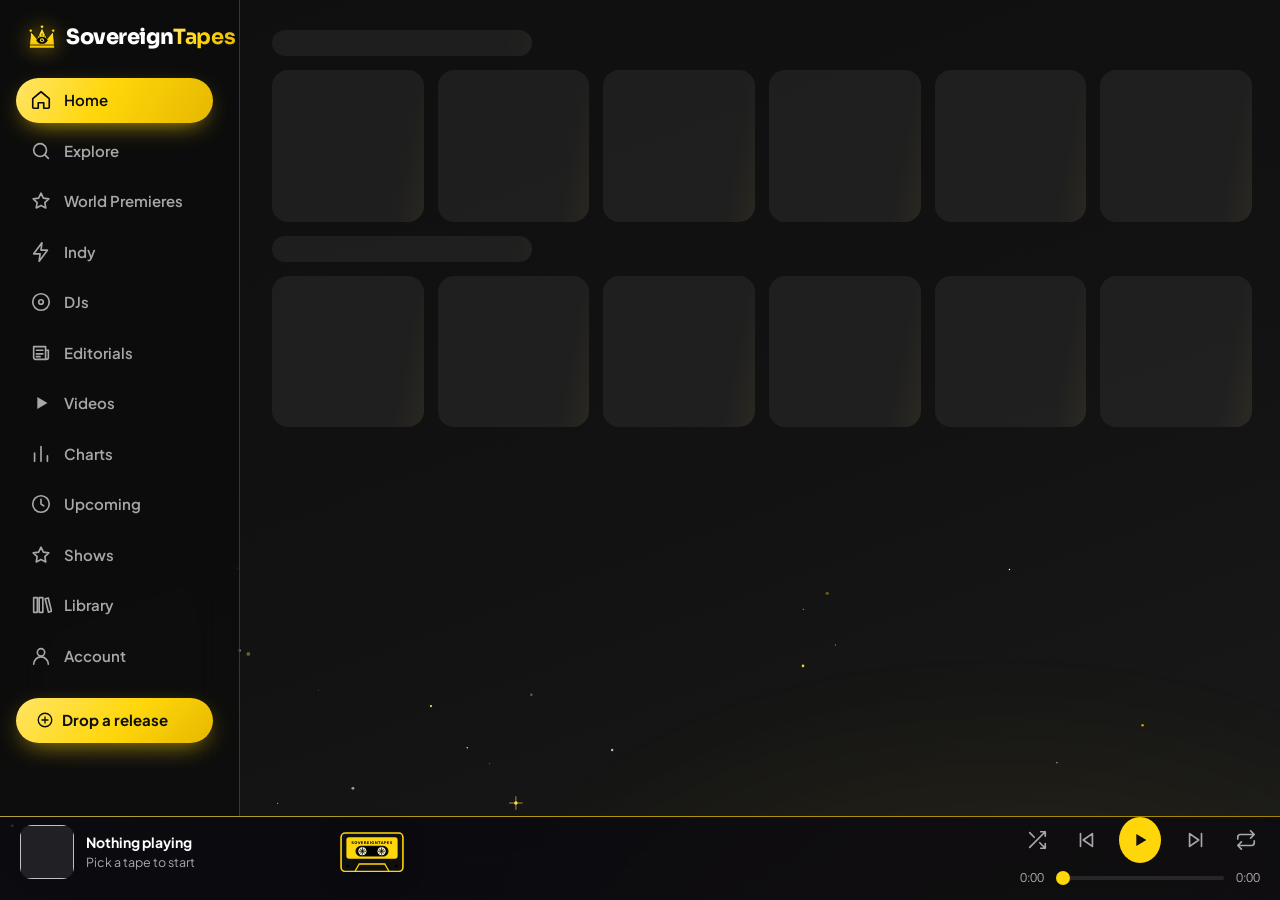
<file: index.html>
<!doctype html>
<html lang="en">
<head>
<meta charset="utf-8">
<meta name="viewport" content="width=device-width,initial-scale=1,viewport-fit=cover">
<link rel="icon" type="image/svg+xml" href="favicon.svg">
<meta name="theme-color" content="#0f0f0f">
<title>SovereignTapes</title>
<link rel="stylesheet" href="https://fonts.googleapis.com/css2?family=Plus+Jakarta+Sans:wght@400;500;600;700;800&family=Sora:wght@600;700;800&display=swap">
<style>
/* Layout: desktop = sidebar + content + docked player bar; phone = content + mini player + floating pill tab bar; full-screen Now Playing on both. Single dark look by choice. */
:root{--bg:#0a0a0b;--panel:#151517;--panel2:#1e1e21;--line:#2a2a2f;--text:#f6f6f2;--mute:#8e8e95;--acc:#c9f73a;--ink:#101300;--card:#f4f4f0;
 --font:'Plus Jakarta Sans',system-ui,'Segoe UI',sans-serif;--r:20px;--side:240px;--bar:84px;color-scheme:dark}
*{box-sizing:border-box}body{margin:0}img{max-width:100%}[hidden]{display:none!important}html{-webkit-text-size-adjust:100%}
body{background:var(--bg);color:var(--text);font:15px/1.5 var(--font);-webkit-font-smoothing:antialiased}
body::before{content:"";position:fixed;inset:0 0 auto;height:env(safe-area-inset-top,0px);z-index:40;background:var(--bg)}
a{color:inherit;text-decoration:none}button,input,select,textarea{font:inherit;color:inherit}button{cursor:pointer}
:focus-visible{outline:2px solid var(--acc);outline-offset:2px}
.i{width:22px;height:22px;flex:none;stroke:currentColor;stroke-width:1.8;stroke-linecap:round;stroke-linejoin:round;fill:none}.i.f{fill:currentColor;stroke:none}
/* sidebar (desktop) */
#side{position:fixed;top:0;left:0;bottom:var(--bar);width:var(--side);padding:calc(22px + env(safe-area-inset-top,0px)) 16px 16px max(16px,env(safe-area-inset-left,0px));border-right:1px solid var(--line);display:flex;flex-direction:column;gap:6px;background:var(--bg);z-index:20}
.logo{font-weight:800;font-size:21px;letter-spacing:-.02em;padding:0 10px 18px;display:flex;align-items:center;gap:8px}.logo b{color:var(--acc)}
.logo .mark{width:32px;height:32px;flex:none;filter:drop-shadow(0 0 10px rgba(255,214,10,.45));transition:transform .35s var(--spring,ease)}.logo:hover .mark{transform:scale(1.08) rotate(-4deg)}
.navl{display:flex;align-items:center;gap:12px;padding:11px 14px;border-radius:999px;color:var(--mute);font-weight:600}.navl:hover{color:var(--text);background:var(--panel)}.navl.on{background:var(--acc);color:var(--ink)}
#side .drop{margin-top:14px}
/* main */
main{margin-left:var(--side);padding:calc(24px + env(safe-area-inset-top,0px)) max(28px,env(safe-area-inset-right,0px)) calc(var(--bar) + 40px) 32px;max-width:calc(var(--side) + 1240px);min-width:0}
.top{display:flex;align-items:center;gap:12px;margin-bottom:22px}.hello{flex:1;min-width:0;color:var(--mute);font-size:16px}.hello b{color:var(--text);font-weight:700}
.rbtn{width:44px;height:44px;border-radius:50%;display:grid;place-items:center;background:var(--panel2);border:0;color:var(--text);position:relative}.rbtn.light{background:var(--card);color:#111}
.rbtn .pip{position:absolute;top:9px;right:10px;width:8px;height:8px;border-radius:50%;background:var(--acc)}
h1{font-size:34px;line-height:1.1;letter-spacing:-.03em;margin:0 0 6px;text-wrap:balance;font-weight:800}
h2{font-size:19px;font-weight:700;letter-spacing:-.01em;margin:30px 0 14px;display:flex;align-items:center;gap:10px}h2 .see{margin-left:auto;font-size:13px;font-weight:500;color:var(--mute);display:flex;align-items:center;gap:2px}h2 .see .i{width:16px;height:16px}
.sub{color:var(--mute);max-width:62ch;margin:0 0 6px}
.chips{display:flex;gap:8px;overflow-x:auto;scrollbar-width:none;padding-bottom:2px}.chips::-webkit-scrollbar{display:none}
.chip{flex:none;padding:8px 18px;border-radius:999px;border:1px solid var(--line);background:transparent;font-size:14px;font-weight:500;color:var(--text)}.chip.on{background:var(--acc);color:var(--ink);border-color:var(--acc);font-weight:700}
.hs{display:grid;grid-auto-flow:column;grid-auto-columns:clamp(150px,17vw,200px);gap:16px;overflow-x:auto;scroll-snap-type:x mandatory;scrollbar-width:none;padding-bottom:4px}.hs::-webkit-scrollbar{display:none}
.grid{display:grid;grid-template-columns:repeat(auto-fill,minmax(170px,1fr));gap:20px}
.tile{scroll-snap-align:start;cursor:pointer;min-width:0}.tile .cv{position:relative;aspect-ratio:1;border-radius:16px;overflow:hidden;background:var(--panel2)}
.cv img{width:100%;height:100%;object-fit:cover;display:block}
.tile .t{margin-top:10px;font-weight:700;font-size:14px;white-space:nowrap;overflow:hidden;text-overflow:ellipsis;border-left:3px solid var(--acc);padding-left:8px;line-height:1.2}
.tile .a{color:var(--mute);font-size:12.5px;padding-left:11px;white-space:nowrap;overflow:hidden;text-overflow:ellipsis}
.tag{position:absolute;top:10px;left:10px;background:rgba(0,0,0,.7);backdrop-filter:blur(6px);color:#fff;border-radius:999px;padding:3px 10px;font-size:11px;font-weight:700;max-width:calc(100% - 20px);white-space:nowrap;overflow:hidden;text-overflow:ellipsis}.tag.lime{background:var(--acc);color:var(--ink)}
.rank{position:absolute;left:12px;bottom:6px;font-size:44px;font-weight:800;color:#fff;-webkit-text-stroke:1px rgba(0,0,0,.4);text-shadow:0 4px 18px rgba(0,0,0,.7);letter-spacing:-.04em}
.fab{position:absolute;right:10px;bottom:10px;width:42px;height:42px;border-radius:50%;background:var(--acc);color:var(--ink);border:0;display:grid;place-items:center;opacity:0;transform:translateY(6px);transition:.18s;box-shadow:0 6px 20px rgba(0,0,0,.5)}.tile:hover .fab,.tile:focus-within .fab{opacity:1;transform:none}
.coll{display:grid;grid-auto-flow:column;grid-auto-columns:minmax(280px,1fr);gap:16px;overflow-x:auto;scrollbar-width:none}.coll::-webkit-scrollbar{display:none}
.bn{position:relative;border-radius:var(--r);padding:22px;min-height:150px;color:#111;overflow:hidden;display:flex;flex-direction:column;cursor:pointer}
.bn.w{background:var(--card)}.bn.b{background:#bfe6f7}.bn.l{background:var(--acc)}
.bn h3{margin:0;font-size:26px;line-height:1;font-weight:800;letter-spacing:-.03em;max-width:60%;text-transform:uppercase}.bn p{margin:8px 0 auto;color:#444;font-size:13px;max-width:60%}
.bn .go{margin-top:12px;width:36px;height:36px;border-radius:50%;display:grid;place-items:center;border:1.5px solid #111}
.bn img{position:absolute;right:-10px;bottom:-10px;width:46%;aspect-ratio:1;object-fit:cover;border-radius:16px;transform:rotate(8deg);box-shadow:0 10px 30px rgba(0,0,0,.35)}
.moods{display:grid;grid-template-columns:repeat(auto-fill,minmax(200px,1fr));gap:14px}
.mood{position:relative;height:96px;border-radius:16px;padding:14px 16px;overflow:hidden;font-weight:700;color:#fff;border:0;text-align:left;font-size:15px}
.mood img{position:absolute;right:-8px;bottom:-12px;width:78px;height:78px;border-radius:10px;object-fit:cover;transform:rotate(16deg);box-shadow:0 6px 16px rgba(0,0,0,.4)}
.ex{display:grid;grid-auto-flow:column;grid-auto-columns:clamp(160px,18vw,210px);gap:14px;overflow-x:auto;scrollbar-width:none}.ex::-webkit-scrollbar{display:none}
.ex .tile .cv{aspect-ratio:3/4;border-radius:18px}.ex .cap{position:absolute;left:12px;bottom:12px;right:12px;font-weight:700;text-shadow:0 2px 8px #000}
.ex .cv::after{content:"";position:absolute;inset:40% 0 0;background:linear-gradient(transparent,rgba(0,0,0,.75))}.ex .cap{z-index:1}
.sbox{display:flex;align-items:center;gap:10px;background:var(--panel2);border-radius:999px;padding:12px 18px;color:var(--mute);max-width:560px}.sbox input{flex:1;min-width:0;background:none;border:0;outline:0;color:var(--text)}
/* tape page */
.tp{display:grid;grid-template-columns:minmax(220px,320px) 1fr;gap:32px;align-items:start}.tp>div{min-width:0}.tp .cv{aspect-ratio:1;border-radius:24px;overflow:hidden;background:var(--panel2);box-shadow:0 20px 60px rgba(0,0,0,.5)}
.kick{color:var(--acc);font-size:12px;font-weight:700;letter-spacing:.12em;text-transform:uppercase}
.meta{color:var(--mute);display:flex;flex-wrap:wrap;gap:4px 14px;margin:6px 0 16px;font-size:14px}.meta a b{color:var(--text)}
.stats{display:flex;gap:10px;flex-wrap:wrap;margin:6px 0 16px}.stats div{background:var(--panel);border-radius:14px;padding:10px 16px;color:var(--mute);font-size:12px}.stats b{display:block;color:var(--text);font-size:20px;font-weight:800;font-variant-numeric:tabular-nums}
.row{display:flex;gap:10px;flex-wrap:wrap;align-items:center}
.btn{display:inline-flex;align-items:center;gap:8px;background:var(--acc);color:var(--ink);border:0;border-radius:999px;padding:11px 20px;font-weight:700;white-space:nowrap}.btn:hover{filter:brightness(1.06)}.btn:disabled{opacity:.6;cursor:wait}
.btn.ghost{background:var(--panel2);color:var(--text)}.btn.on{background:var(--text);color:var(--bg)}.btn .i{width:18px;height:18px}
.list{margin-top:18px;display:flex;flex-direction:column;gap:4px}
.tr{display:grid;grid-template-columns:34px minmax(0,1fr) auto auto;gap:12px;align-items:center;padding:10px 12px;border-radius:14px;cursor:pointer}.tr:hover{background:var(--panel)}
.tr.on{background:var(--panel2)}.tr.on b{color:var(--acc)}.tr .n{color:var(--mute);text-align:center;font-variant-numeric:tabular-nums}.tr .d{color:var(--mute);font-size:13px;font-variant-numeric:tabular-nums}
.ib{background:none;border:0;color:var(--mute);padding:6px;border-radius:50%;display:grid;place-items:center}.ib:hover{color:var(--text);background:var(--panel2)}.ib.on{color:var(--acc)}
.chart .tr{grid-template-columns:40px 52px minmax(0,1fr) auto}.chart img{width:52px;height:52px;border-radius:12px;object-fit:cover}.chart .n{font-size:18px;font-weight:800;color:var(--text)}
.panel{background:var(--panel);border-radius:var(--r);padding:20px;min-width:0}
.cm{padding:12px 0;border-top:1px solid var(--line);overflow-wrap:anywhere}.cm b{margin-right:8px}.cm .ts{color:var(--mute);font-size:12px}
.cd{font-size:40px;font-weight:800;letter-spacing:-.03em;font-variant-numeric:tabular-nums;margin:4px 0 12px}
label{display:block;font-size:13px;color:var(--mute);margin:14px 0 6px;font-weight:500}
input[type=text],input[type=password],input[type=datetime-local],select,textarea{width:100%;background:var(--panel2);border:1px solid transparent;border-radius:14px;padding:11px 14px}input:focus,select:focus,textarea:focus{border-color:var(--acc);outline:0}
.dz{border:1.5px dashed var(--line);border-radius:16px;padding:22px;text-align:center;color:var(--mute);cursor:pointer;display:grid;gap:6px;justify-items:center}.dz.over{border-color:var(--acc);color:var(--text)}
.up .tr{grid-template-columns:28px minmax(0,1fr) minmax(0,1fr) auto;cursor:default}.up .tr input{padding:8px 11px}
.two{display:grid;grid-template-columns:1fr 1fr;gap:16px}
.empty{color:var(--mute);padding:32px;text-align:center;border:1.5px dashed var(--line);border-radius:var(--r)}.empty b{color:var(--text)}
.note{background:var(--panel2);border-radius:14px;padding:12px 16px;color:var(--mute);margin-bottom:16px}
.hero{position:relative;display:grid;grid-template-columns:auto 1fr;gap:24px;align-items:center;background:var(--panel);border-radius:28px;padding:24px;overflow:hidden}
.hero .cv{width:200px;aspect-ratio:1;border-radius:20px;overflow:hidden}.hero>div{min-width:0}
/* desktop player bar */
#bar{position:fixed;left:0;right:0;bottom:0;height:calc(var(--bar) + env(safe-area-inset-bottom,0px));padding:0 max(20px,env(safe-area-inset-right,0px)) env(safe-area-inset-bottom,0px) max(20px,env(safe-area-inset-left,0px));background:#0f0f11;border-top:1px solid var(--line);display:grid;grid-template-columns:minmax(0,300px) 1fr minmax(0,240px);gap:20px;align-items:center;z-index:30}
.now{display:flex;gap:12px;align-items:center;min-width:0;cursor:pointer}.now img{width:54px;height:54px;border-radius:12px;object-fit:cover;background:var(--panel2);flex:none}.now div{min-width:0}
.now b,.now span{display:block;white-space:nowrap;overflow:hidden;text-overflow:ellipsis}.now b{font-size:14px}.now span{color:var(--mute);font-size:12.5px}
.ctl{display:flex;align-items:center;justify-content:center;gap:18px}.npx{display:flex;justify-content:center;gap:10px;margin-top:14px}.npx .chip{display:inline-flex;align-items:center;gap:6px}.pp{width:46px;height:46px;border-radius:50%;background:var(--acc);color:var(--ink);border:0;display:grid;place-items:center}
.seek{display:flex;align-items:center;gap:10px;font-size:12px;color:var(--mute);font-variant-numeric:tabular-nums}
input[type=range]{-webkit-appearance:none;appearance:none;flex:1;min-width:0;height:4px;border-radius:4px;background:linear-gradient(var(--acc),var(--acc)) 0/var(--p,0%) 100% no-repeat,#3a3a40;cursor:pointer}
input[type=range]::-webkit-slider-thumb{-webkit-appearance:none;width:14px;height:14px;border-radius:50%;background:var(--acc);border:0}input[type=range]::-moz-range-thumb{width:14px;height:14px;border-radius:50%;background:var(--acc);border:0}
.mid{display:flex;flex-direction:column;gap:6px;max-width:620px;width:100%;justify-self:center}.rt{display:flex;gap:10px;align-items:center;justify-content:flex-end}.rt input{max-width:110px}
/* phone tab bar + mini player */
#tabs,#mini{display:none}
/* now playing */
#np{position:fixed;inset:0;z-index:50;background:var(--bg);overflow-y:auto;padding:calc(16px + env(safe-area-inset-top,0px)) max(20px,env(safe-area-inset-right,0px)) calc(24px + env(safe-area-inset-bottom,0px)) max(20px,env(safe-area-inset-left,0px));transform:translateY(100%);transition:transform .32s cubic-bezier(.2,.8,.2,1);visibility:hidden}
#np.open{transform:none;visibility:visible}
#np .bg{position:fixed;inset:0;background-size:cover;background-position:center;filter:blur(70px) saturate(1.4);opacity:.28;z-index:-1;transform:scale(1.2)}
.nph{display:grid;grid-template-columns:44px 1fr 44px;align-items:center;text-align:center;max-width:1000px;margin:0 auto}.nph small{display:block;color:var(--mute);font-size:11px;letter-spacing:.1em;text-transform:uppercase}.nph b{display:block;white-space:nowrap;overflow:hidden;text-overflow:ellipsis}
.npg{display:grid;grid-template-columns:minmax(0,440px) minmax(0,1fr);gap:48px;max-width:1000px;margin:28px auto 0;align-items:start}
.npc{aspect-ratio:1;border-radius:28px;overflow:hidden;box-shadow:0 30px 80px rgba(0,0,0,.6);background:var(--panel2)}
.npt{display:flex;align-items:center;gap:12px;margin:22px 0 14px}.npt div{flex:1;min-width:0}.npt b{display:block;font-size:22px;font-weight:800;letter-spacing:-.02em;white-space:nowrap;overflow:hidden;text-overflow:ellipsis}.npt span{color:var(--mute)}
#np .seek{flex-direction:column;align-items:stretch;gap:8px}#np .seek>div{display:flex;justify-content:space-between}#np input[type=range]{flex:none;width:100%}
#np .ctl{justify-content:space-between;margin-top:14px}#np .pp{width:68px;height:68px}#np .pp .i{width:28px;height:28px}
.npq h3{font-size:12px;letter-spacing:.12em;text-transform:uppercase;color:var(--mute);margin:6px 0 10px;font-weight:700}
#toast{position:fixed;bottom:calc(var(--bar) + 18px + env(safe-area-inset-bottom,0px));left:50%;transform:translateX(-50%);background:var(--text);color:var(--bg);padding:10px 18px;border-radius:999px;font-weight:700;opacity:0;transition:opacity .2s;pointer-events:none;z-index:60;max-width:90vw;text-align:center}#toast.show{opacity:1}
.tag.r{left:auto;right:10px;background:rgba(0,0,0,.72);display:flex;align-items:center;gap:4px}.tag .i{width:12px;height:12px}
.bdg{display:inline-flex;align-items:center;gap:5px;padding:4px 11px;border-radius:999px;font-size:12px;font-weight:800;color:#111;background:var(--b)}.bdg .i{width:13px;height:13px}
.stars{display:inline-flex;gap:2px;color:#f5c542;vertical-align:middle}.stars .i{width:16px;height:16px}
.rate{display:flex;align-items:center;gap:2px;margin-top:10px}.rate .d{margin-right:8px}.rate .ib.on{color:#f5c542}
#modal{position:fixed;inset:0;z-index:70;background:rgba(0,0,0,.6);display:grid;place-items:center;padding:max(16px,env(safe-area-inset-top,0px)) max(16px,env(safe-area-inset-right,0px)) max(16px,env(safe-area-inset-bottom,0px)) max(16px,env(safe-area-inset-left,0px))}
#mbox{position:relative;width:min(560px,100%);max-height:100%;overflow-y:auto;background:var(--panel);border:1px solid var(--line);border-radius:24px;padding:24px}.mclose{position:absolute;top:14px;right:14px}
#mbox input[type=range]{width:100%;flex:none;margin:6px 0}
.pk{display:grid;grid-template-columns:repeat(auto-fit,minmax(180px,1fr));gap:12px;margin-top:16px}.pk .panel{background:var(--panel2);display:grid;gap:8px}.pk .btn{justify-content:center}
.feat{grid-auto-columns:minmax(300px,520px)}.ft{position:relative;display:grid;grid-template-columns:150px 1fr;gap:18px;align-items:center;background:var(--panel);border-radius:var(--r);padding:14px;cursor:pointer;min-width:0}
.ft img{width:150px;aspect-ratio:1;object-fit:cover;border-radius:14px}.ft>div{min-width:0;display:grid;gap:6px;justify-items:start}.ft h3{margin:0;font-size:22px;letter-spacing:-.02em;white-space:nowrap;overflow:hidden;text-overflow:ellipsis;max-width:100%}.ft p{margin:0;color:var(--mute);font-size:13px}
.spark{display:flex;align-items:flex-end;gap:3px;height:120px;margin:14px 0 6px}.spark i{flex:1;background:var(--acc);border-radius:3px 3px 0 0;min-height:2px}
.hb{display:grid;grid-template-columns:minmax(0,9em) 1fr auto;gap:10px;align-items:center;margin-top:10px;font-size:13px}.hb span{white-space:nowrap;overflow:hidden;text-overflow:ellipsis}.hb i{height:8px;border-radius:4px;background:var(--acc)}.hb b{font-variant-numeric:tabular-nums}
@media (max-width:760px){.ft{grid-template-columns:100px 1fr}.ft img{width:100px}.feat{grid-auto-columns:88%}}
.plus{display:inline-flex;align-items:center;gap:3px;margin-right:8px;padding:1px 8px;border-radius:999px;background:var(--acc);color:var(--ink);font-size:11px;font-weight:800;vertical-align:1px}.plus .i{width:12px;height:12px}
.promo{display:flex;align-items:center;gap:16px;justify-content:space-between;flex-wrap:wrap;margin-top:28px;padding:18px 20px;border-radius:var(--r);background:linear-gradient(110deg,var(--panel2),var(--panel));border:1px solid var(--line)}.promo>div{display:grid;gap:2px;min-width:0;flex:1 1 260px}
.plushero{grid-template-columns:1fr;background:radial-gradient(circle at 85% 20%,rgba(201,247,58,.25),transparent 55%),var(--panel)}.plushero h1{font-size:44px}
.perks{display:grid;grid-template-columns:repeat(auto-fill,minmax(210px,1fr));gap:14px;margin-top:18px}.perks .panel{display:grid;gap:6px}.perks .i{color:var(--acc);width:26px;height:26px}
#takeover{position:fixed;inset:0;z-index:0;background-size:cover;background-position:center;opacity:0;transition:opacity .6s;pointer-events:none}#takeover.on{opacity:1}#takeover.blur{filter:blur(48px) saturate(1.3);transform:scale(1.15)}
#takeover::after{content:"";position:absolute;inset:0;background:linear-gradient(180deg,rgba(10,10,11,.45),rgba(10,10,11,.88) 55%,var(--bg))}main{position:relative;z-index:1}
.cdx{display:flex;gap:10px;margin-top:6px}.cdx div{min-width:64px;padding:10px 8px;border-radius:16px;background:rgba(0,0,0,.45);border:1px solid rgba(255,255,255,.12);text-align:center;backdrop-filter:blur(8px)}
.cdx b{display:block;font-size:30px;font-weight:800;letter-spacing:-.03em;font-variant-numeric:tabular-nums;line-height:1.1;color:var(--acc)}.cdx span{font-size:11px;color:var(--mute);text-transform:uppercase;letter-spacing:.1em}
.cdhero{display:grid;grid-template-columns:220px 1fr;gap:26px;align-items:center;padding:22px;border-radius:28px;background:rgba(21,21,23,.55);border:1px solid rgba(255,255,255,.08);backdrop-filter:blur(10px);margin-bottom:8px;cursor:pointer}.cdhero>div{min-width:0}
.cdhero .cv{aspect-ratio:1;border-radius:20px;overflow:hidden;box-shadow:0 20px 50px rgba(0,0,0,.5)}.cdhero h1{font-size:40px}.cdhero .cdx b{font-size:38px}.cdhero .cdx div{min-width:78px}
.cdpanel{background:rgba(21,21,23,.6);backdrop-filter:blur(10px)}
.uplist{display:grid;gap:10px;margin-top:18px}.upr{display:grid;grid-template-columns:72px minmax(0,1fr) auto auto;gap:16px;align-items:center;padding:12px;border-radius:18px;background:var(--panel);cursor:pointer}.upr img{width:72px;height:72px;border-radius:12px;object-fit:cover}.upr b{display:block;font-size:16px}.upr .cdx div{min-width:52px;padding:6px}.upr .cdx b{font-size:20px}
.tag.wp{background:#fff;color:#111}
.djs{display:grid;grid-auto-flow:column;grid-auto-columns:150px;gap:16px;overflow-x:auto;scrollbar-width:none}.djs::-webkit-scrollbar{display:none}.djs.grid{grid-auto-flow:row;grid-template-columns:repeat(auto-fill,minmax(150px,1fr))}
.dj{display:grid;justify-items:center;text-align:center;gap:4px;padding:16px 10px;border-radius:20px;background:var(--panel);min-width:0}.dj:hover{background:var(--panel2)}.dj img{width:96px;height:96px;border-radius:50%;object-fit:cover;border:3px solid var(--acc);margin-bottom:6px}.dj b{max-width:100%;white-space:nowrap;overflow:hidden;text-overflow:ellipsis}.dj span{font-size:12px;color:var(--mute)}
.split{grid-auto-columns:minmax(260px,1fr)}
@media (max-width:760px){.cdhero{grid-template-columns:1fr;padding:16px}.cdhero .cv{width:160px}.cdhero h1{font-size:30px}.cdhero .cdx div,.cdx div{min-width:0;flex:1}.cdhero .cdx b{font-size:28px}.upr{grid-template-columns:56px minmax(0,1fr) auto}.upr img{width:56px;height:56px}.upr .cdx{grid-column:1/-1}.djs{grid-auto-columns:130px}}
@media (prefers-reduced-motion:reduce){*{transition:none!important}}
@media (max-width:1100px){:root{--side:88px}#side .lbl,.logo span{display:none}.navl{justify-content:center;padding:12px}#side .drop{padding:12px;justify-content:center}.logo{justify-content:center;padding:0 0 18px}}
@media (max-width:760px){
 :root{--bar:0px}#side,#bar{display:none}
 main{margin:0;padding:calc(16px + env(safe-area-inset-top,0px)) max(16px,env(safe-area-inset-right,0px)) calc(170px + env(safe-area-inset-bottom,0px)) max(16px,env(safe-area-inset-left,0px))}
 h1{font-size:28px}.hs{grid-auto-columns:42vw;gap:12px}.grid{grid-template-columns:repeat(2,minmax(0,1fr));gap:14px}.coll{grid-auto-columns:82%}.moods{grid-template-columns:1fr 1fr}.ex{grid-auto-columns:40vw}
 .tp,.npg,.two{grid-template-columns:1fr}.tp .cv{max-width:300px;width:100%;margin:0 auto}.hero{grid-template-columns:1fr}.hero .cv{width:100%;max-width:260px}
 .fab{opacity:1;transform:none;width:36px;height:36px}.up .tr{grid-template-columns:24px minmax(0,1fr) auto}.up .tr input[data-k=feat]{display:none}
 #tabs{display:flex;position:fixed;left:max(14px,env(safe-area-inset-left,0px));right:max(14px,env(safe-area-inset-right,0px));bottom:calc(12px + env(safe-area-inset-bottom,0px));z-index:30;background:#121214;border:1px solid var(--line);border-radius:999px;padding:7px;justify-content:space-between;align-items:center;box-shadow:0 10px 30px rgba(0,0,0,.6)}
 #tabs a{display:flex;align-items:center;gap:7px;padding:10px 13px;border-radius:999px;color:var(--mute);font-weight:700;font-size:14px}#tabs a .lbl{display:none}#tabs a.on{background:var(--acc);color:var(--ink)}#tabs a.on .lbl{display:inline}
 #mini{position:fixed;left:max(14px,env(safe-area-inset-left,0px));right:max(14px,env(safe-area-inset-right,0px));bottom:calc(80px + env(safe-area-inset-bottom,0px));z-index:29;background:var(--panel2);border-radius:18px;padding:8px 8px 8px 8px;align-items:center;gap:10px;box-shadow:0 8px 24px rgba(0,0,0,.5)}
 #mini.show{display:flex}#mini .now{flex:1}#mini .now img{width:44px;height:44px;border-radius:10px}#mini .pp{width:40px;height:40px}
 #mini .prog{position:absolute;left:16px;right:16px;bottom:3px;height:2px;background:#3a3a40;border-radius:2px;overflow:hidden}#mini .prog i{display:block;height:100%;width:0;background:var(--acc)}
 #toast{bottom:calc(150px + env(safe-area-inset-bottom,0px))}
 .npg{margin-top:20px;gap:24px}.npc{max-width:420px;width:100%;margin:0 auto}
}
</style>
<link rel="stylesheet" href="pop.css?v=20261125f">
</head>
<body>
<nav id="side">
  <a class="logo" href="#"><svg class="mark" viewBox="0 0 100 100" aria-hidden="true"><defs><linearGradient id="stg" x1="0" y1="0" x2="0" y2="1"><stop offset="0" stop-color="#FFE55C"/><stop offset=".5" stop-color="#FFD60A"/><stop offset="1" stop-color="#F5C400"/></linearGradient></defs><path d="M10 82 15 30 34 52 50 18 66 52 85 30 90 82Z" fill="url(#stg)" stroke="#0A0A0A" stroke-width="2.4" stroke-linejoin="round"/><path d="M12 72H88" stroke="#0A0A0A" stroke-width="2.4"/><circle cx="15" cy="27" r="5" fill="url(#stg)" stroke="#0A0A0A" stroke-width="2"/><circle cx="50" cy="15" r="5.5" fill="url(#stg)" stroke="#0A0A0A" stroke-width="2"/><circle cx="85" cy="27" r="5" fill="url(#stg)" stroke="#0A0A0A" stroke-width="2"/><path d="M50 42V37M42 44.5 39.5 40.5M58 44.5 60.5 40.5" stroke="#0A0A0A" stroke-width="2.2" stroke-linecap="round"/><path d="M32 57A20 20 0 0 1 68 57 20 20 0 0 1 32 57Z" fill="#0A0A0A"/><circle cx="50" cy="57" r="6.4" fill="url(#stg)"/><circle cx="50" cy="57" r="3.1" fill="#0A0A0A"/><circle cx="51.7" cy="55.3" r="1.1" fill="#FFF6C2"/></svg><span>Sovereign<b>Tapes</b></span></a>
  <a class="navl" href="#" data-nav=""><span data-ic="home"></span><span class="lbl">Home</span></a>
  <a class="navl" href="#explore" data-nav="explore"><span data-ic="search"></span><span class="lbl">Explore</span></a>
  <a class="navl" href="#premieres" data-nav="premieres"><span data-ic="star"></span><span class="lbl">World Premieres</span></a>
  <a class="navl" href="#indy" data-nav="indy"><span data-ic="bolt"></span><span class="lbl">Indy</span></a>
  <a class="navl" href="#djs" data-nav="djs"><span data-ic="disc"></span><span class="lbl">DJs</span></a>
  <a class="navl" href="#news" data-nav="news"><span data-ic="news"></span><span class="lbl">Editorials</span></a>
  <a class="navl" href="#videos" data-nav="videos"><span data-ic="play"></span><span class="lbl">Videos</span></a>
  <a class="navl" href="#charts" data-nav="charts"><span data-ic="chart"></span><span class="lbl">Charts</span></a>
  <a class="navl" href="#upcoming" data-nav="upcoming"><span data-ic="clock"></span><span class="lbl">Upcoming</span></a><a class="navl" href="#shows" data-nav="shows"><span data-ic="star"></span><span class="lbl">Shows</span></a>
  <a class="navl" href="#library" data-nav="library"><span data-ic="lib"></span><span class="lbl">Library</span></a>
  <a class="navl" href="#account" data-nav="account"><span data-ic="user"></span><span class="lbl">Account</span></a>
  <a class="navl" href="#hq" data-nav="hq" id="nav_hq" hidden><span data-ic="chart"></span><span class="lbl">Creator HQ</span></a>
  <a class="btn drop" href="#upload"><span data-ic="plus"></span><span class="lbl">Drop a release</span></a>
</nav>
<div id="takeover" aria-hidden="true"></div>
<main id="app"></main>
<div id="bar">
  <div class="now js-open"><img class="js-cover" alt=""><div><b class="js-title">Nothing playing</b><span class="js-artist">Pick a tape to start</span></div></div>
  <div class="mid"><div class="ctl"><button class="ib js-shuf" data-act="shuf" title="Shuffle"><span data-ic="shuf"></span></button><button class="ib" data-act="prev" title="Previous"><span data-ic="prev"></span></button><button class="pp js-pp" data-act="pp" title="Play or pause"><span data-ic="play"></span></button><button class="ib" data-act="next" title="Next"><span data-ic="next"></span></button><button class="ib js-rep" data-act="rep" title="Repeat track"><span data-ic="rep"></span></button></div>
   <div class="seek"><span class="js-cur">0:00</span><input type="range" class="js-seek" min="0" max="1000" value="0" aria-label="Seek"><span class="js-dur">0:00</span></div></div>
  <div class="rt"><button class="ib js-like" data-act="like" title="Like this tape"><span data-ic="heart"></span></button><span data-ic="vol" style="color:var(--mute)"></span><input type="range" id="vol" min="0" max="1" step=".01" value=".9" aria-label="Volume"><button class="ib" data-act="open" title="Open player"><span data-ic="up"></span></button></div>
</div>
<div id="mini"><div class="now js-open"><img class="js-cover" alt=""><div><b class="js-title"></b><span class="js-artist"></span></div></div><button class="ib js-like" data-act="like" title="Like"><span data-ic="heart"></span></button><button class="pp js-pp" data-act="pp" title="Play or pause"><span data-ic="play"></span></button><div class="prog"><i class="js-prog"></i></div></div>
<nav id="tabs">
  <a href="#" data-nav=""><span data-ic="home"></span><span class="lbl">Home</span></a>
  <a href="#explore" data-nav="explore"><span data-ic="search"></span><span class="lbl">Explore</span></a>
  <a href="#upload" data-nav="upload"><span data-ic="plus"></span><span class="lbl">Drop</span></a>
  <a href="#library" data-nav="library"><span data-ic="lib"></span><span class="lbl">Library</span></a>
  <a href="#charts" data-nav="charts"><span data-ic="chart"></span><span class="lbl">Charts</span></a>
</nav>
<section id="np" aria-label="Now playing"><div class="bg" id="npbg"></div>
  <div class="nph"><button class="rbtn" data-act="close" title="Close player"><span data-ic="down"></span></button><div style="min-width:0"><small>Playing from mixtape</small><b class="js-tape"></b></div><button class="rbtn" data-act="gotape" title="Open tape page"><span data-ic="dots"></span></button></div>
  <div class="npg"><div><div class="npc"><img class="js-cover" alt="" style="width:100%;height:100%;object-fit:cover"></div>
    <div class="npt"><div><b class="js-title"></b><span class="js-artist"></span></div><button class="ib js-like" data-act="like" title="Like this tape"><span data-ic="heart"></span></button><button class="ib js-dl" data-act="dl" title="Download track"><span data-ic="dl"></span></button></div>
    <div class="seek"><input type="range" class="js-seek" min="0" max="1000" value="0" aria-label="Seek"><div><span class="js-cur">0:00</span><span class="js-dur">0:00</span></div></div>
    <div class="ctl"><button class="ib js-shuf" data-act="shuf" title="Shuffle"><span data-ic="shuf"></span></button><button class="ib" data-act="prev" title="Previous"><span data-ic="prev"></span></button><button class="pp js-pp" data-act="pp" title="Play or pause"><span data-ic="play"></span></button><button class="ib" data-act="next" title="Next"><span data-ic="next"></span></button><button class="ib js-rep" data-act="rep" title="Repeat track"><span data-ic="rep"></span></button></div>
    <div class="npx"><button class="chip js-speed" data-act="speed" title="Playback speed">1×</button><button class="chip js-sleep" data-act="sleep" title="Sleep timer"><span data-ic="clock"></span> <span class="js-sleepl">Sleep</span></button></div></div>
   <div class="npq"><h3>Up next</h3><div class="list" id="npq"></div></div></div>
</section>
<div id="toast" role="status"></div>
<audio id="audio" preload="metadata"></audio>
<script src="vendor/supabase.js"></script>
<script src="vendor/jszip.min.js"></script>
<script src="config.js?v=20261125f"></script>
<script src="backend.js?v=20261125f"></script>
<script src="app.js?v=20261125f"></script>
<script src="security.js?v=20261125f"></script>
<script src="pop.js?v=20261125f"></script><script src="flash.js?v=20261125f"></script>
</body>
</html>
</file>
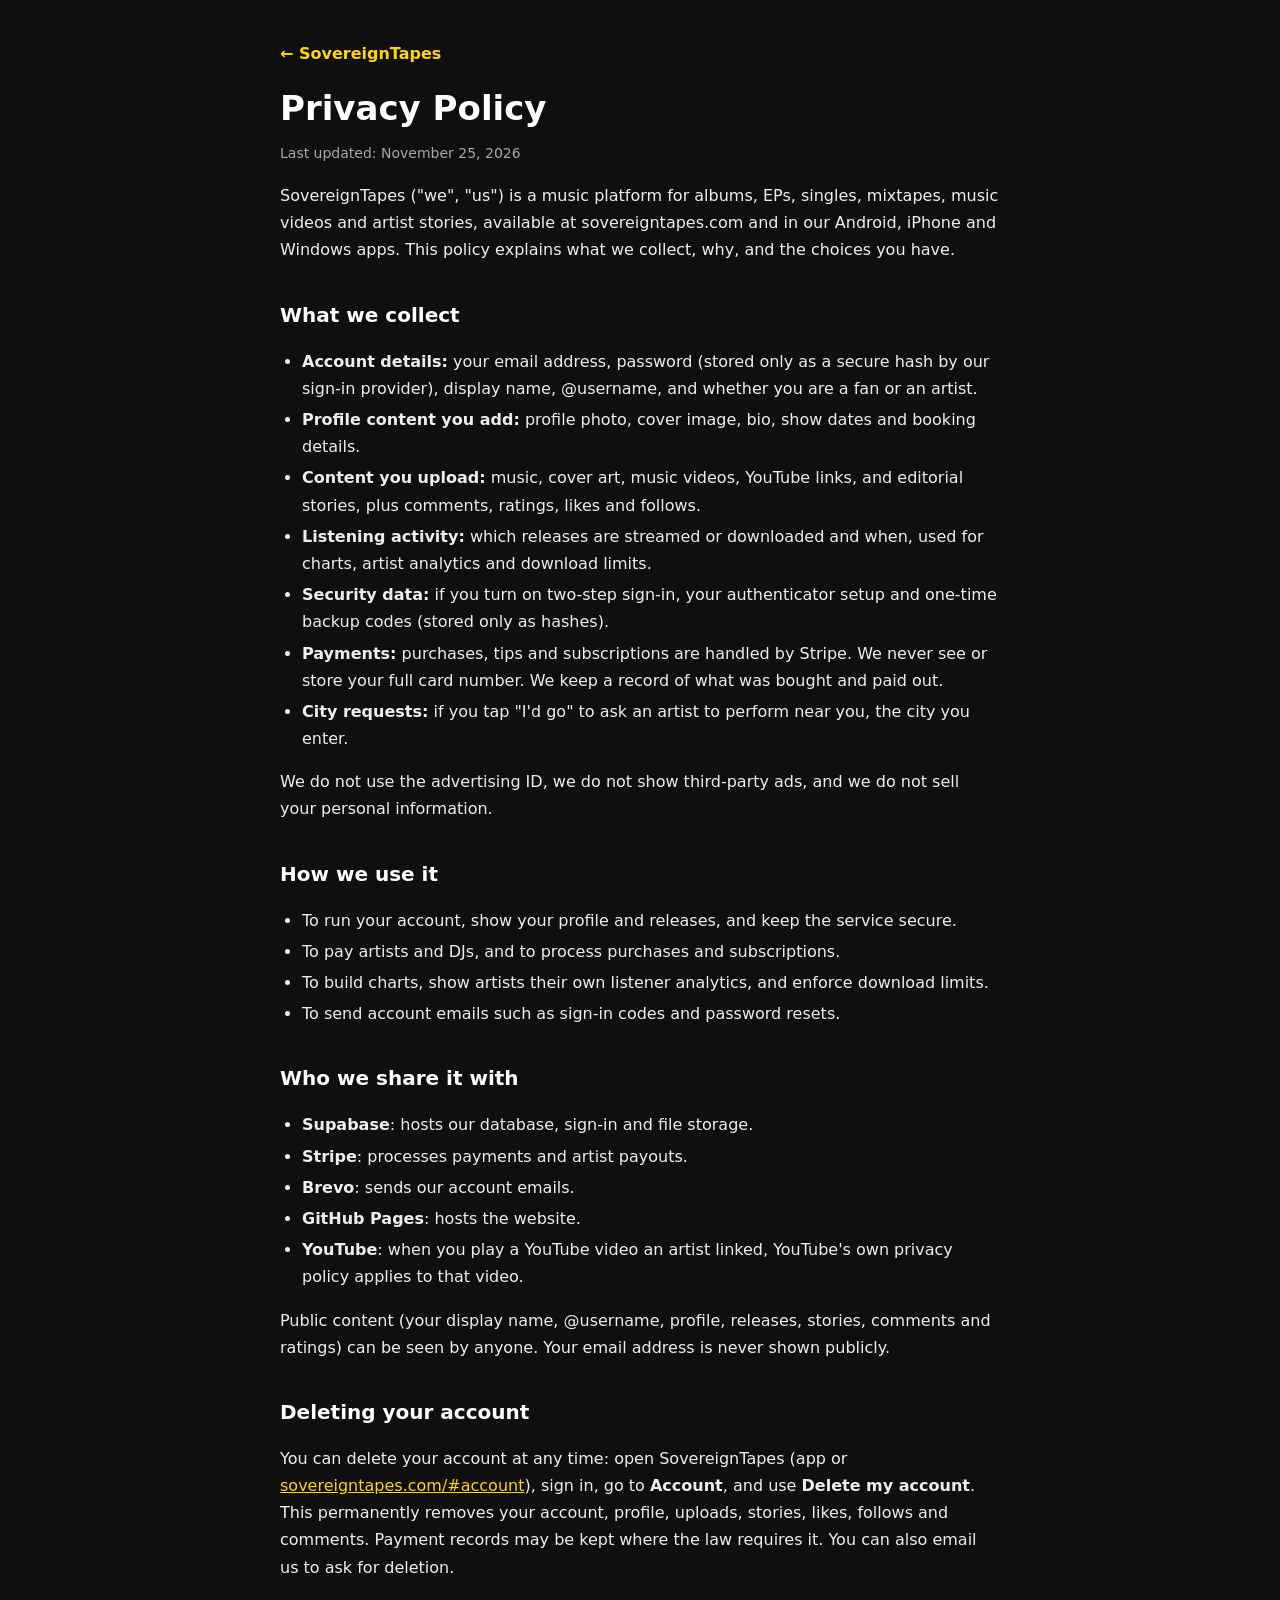
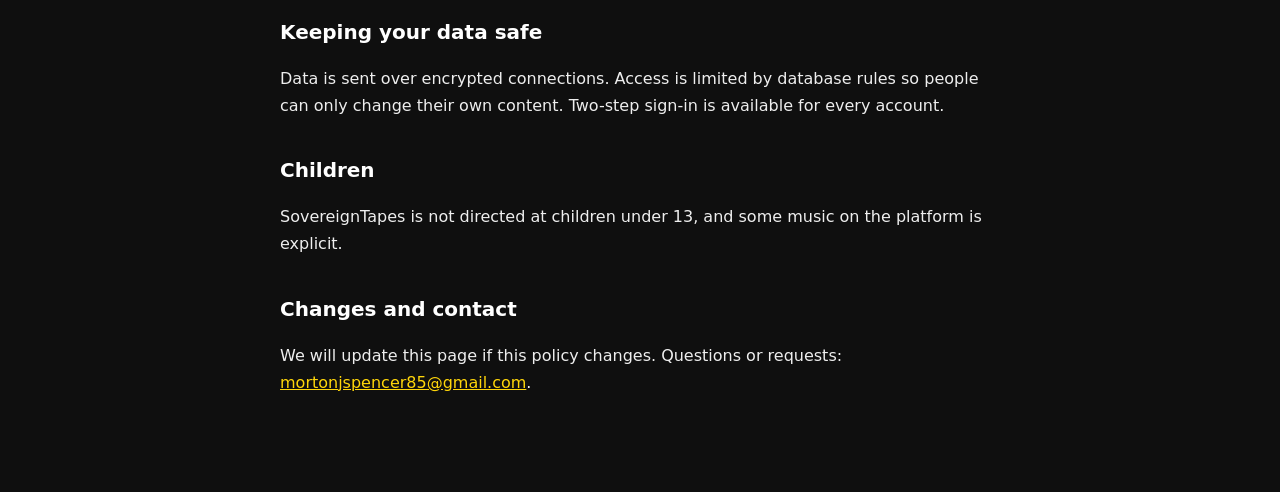
<file: privacy.html>
<!doctype html>
<html lang="en"><head><meta charset="utf-8"><meta name="viewport" content="width=device-width,initial-scale=1">
<title>Privacy Policy · SovereignTapes</title><meta name="theme-color" content="#0f0f0f"><link rel="icon" href="favicon.svg">
<style>
  :root{--acc:#ffd60a;--mute:#a8a8a8}
  *{box-sizing:border-box}body{margin:0;background:#0f0f0f;color:#eee;font:16px/1.7 'Plus Jakarta Sans',system-ui,'Segoe UI',sans-serif}
  main{max-width:760px;margin:0 auto;padding:40px 20px 80px}a{color:var(--acc)}
  h1{font-size:34px;line-height:1.15;margin:0 0 6px;color:#fff}h2{font-size:20px;margin:34px 0 8px;color:#fff}
  .d{color:var(--mute);font-size:14px}ul{padding-left:22px}li{margin:4px 0}.home{display:inline-block;margin-bottom:22px;font-weight:700;text-decoration:none}
</style></head><body><main>
<a class="home" href="./">← SovereignTapes</a>
<h1>Privacy Policy</h1><p class="d">Last updated: November 25, 2026</p>
<p>SovereignTapes ("we", "us") is a music platform for albums, EPs, singles, mixtapes, music videos and artist stories, available at sovereigntapes.com and in our Android, iPhone and Windows apps. This policy explains what we collect, why, and the choices you have.</p>

<h2>What we collect</h2>
<ul>
  <li><b>Account details:</b> your email address, password (stored only as a secure hash by our sign-in provider), display name, @username, and whether you are a fan or an artist.</li>
  <li><b>Profile content you add:</b> profile photo, cover image, bio, show dates and booking details.</li>
  <li><b>Content you upload:</b> music, cover art, music videos, YouTube links, and editorial stories, plus comments, ratings, likes and follows.</li>
  <li><b>Listening activity:</b> which releases are streamed or downloaded and when, used for charts, artist analytics and download limits.</li>
  <li><b>Security data:</b> if you turn on two-step sign-in, your authenticator setup and one-time backup codes (stored only as hashes).</li>
  <li><b>Payments:</b> purchases, tips and subscriptions are handled by Stripe. We never see or store your full card number. We keep a record of what was bought and paid out.</li>
  <li><b>City requests:</b> if you tap "I'd go" to ask an artist to perform near you, the city you enter.</li>
</ul>
<p>We do not use the advertising ID, we do not show third-party ads, and we do not sell your personal information.</p>

<h2>How we use it</h2>
<ul>
  <li>To run your account, show your profile and releases, and keep the service secure.</li>
  <li>To pay artists and DJs, and to process purchases and subscriptions.</li>
  <li>To build charts, show artists their own listener analytics, and enforce download limits.</li>
  <li>To send account emails such as sign-in codes and password resets.</li>
</ul>

<h2>Who we share it with</h2>
<ul>
  <li><b>Supabase</b>: hosts our database, sign-in and file storage.</li>
  <li><b>Stripe</b>: processes payments and artist payouts.</li>
  <li><b>Brevo</b>: sends our account emails.</li>
  <li><b>GitHub Pages</b>: hosts the website.</li>
  <li><b>YouTube</b>: when you play a YouTube video an artist linked, YouTube's own privacy policy applies to that video.</li>
</ul>
<p>Public content (your display name, @username, profile, releases, stories, comments and ratings) can be seen by anyone. Your email address is never shown publicly.</p>

<h2>Deleting your account</h2>
<p>You can delete your account at any time: open SovereignTapes (app or <a href="https://sovereigntapes.com/#account">sovereigntapes.com/#account</a>), sign in, go to <b>Account</b>, and use <b>Delete my account</b>. This permanently removes your account, profile, uploads, stories, likes, follows and comments. Payment records may be kept where the law requires it. You can also email us to ask for deletion.</p>

<h2>Keeping your data safe</h2>
<p>Data is sent over encrypted connections. Access is limited by database rules so people can only change their own content. Two-step sign-in is available for every account.</p>

<h2>Children</h2>
<p>SovereignTapes is not directed at children under 13, and some music on the platform is explicit.</p>

<h2>Changes and contact</h2>
<p>We will update this page if this policy changes. Questions or requests: <a href="mailto:mortonjspencer85@gmail.com">mortonjspencer85@gmail.com</a>.</p>
</main></body></html>
</file>
<file: pop.css>
/* SovereignTapes "Pop" layer: richer color, glass, glow and motion on top of the base layout. */
:root{--bg:#07060c;--panel:rgba(255,255,255,.045);--panel2:rgba(255,255,255,.075);--line:rgba(255,255,255,.09);--mute:#9a98a8;
 --acc:#ffd60a;--acc2:#e6b800;--acc3:#ffd60a;--acc4:#ffe566;--glow:255,214,10;
 --grad:linear-gradient(120deg,#ffd60a 0%,#ffe566 38%,#ffd60a 72%,#e6b800 100%);
 --grad-soft:linear-gradient(135deg,rgba(255,214,10,.22),rgba(255,214,10,.12) 55%,rgba(255,214,10,.10));
 --spring:cubic-bezier(.2,1.4,.4,1);--ease:cubic-bezier(.2,.8,.2,1);--r:22px}
body{background:var(--bg)}
/* living background: slow-drifting colour fields behind everything */
body::after{content:"";position:fixed;inset:-20%;z-index:-2;pointer-events:none;
 background:radial-gradient(40% 35% at 15% 10%,rgba(255,214,10,.28),transparent 70%),radial-gradient(35% 30% at 90% 15%,rgba(255,214,10,.20),transparent 70%),
 radial-gradient(45% 40% at 70% 95%,rgba(255,255,255,.14),transparent 70%),radial-gradient(30% 30% at 5% 90%,rgba(255,214,10,.10),transparent 70%);
 filter:blur(30px);animation:drift 28s ease-in-out infinite alternate}
@keyframes drift{0%{transform:translate3d(0,0,0) rotate(0)}50%{transform:translate3d(3%,-2%,0) rotate(4deg)}100%{transform:translate3d(-3%,2%,0) rotate(-3deg)}}
::selection{background:var(--acc3);color:#fff}
*{scrollbar-width:thin;scrollbar-color:rgba(255,255,255,.18) transparent}
::-webkit-scrollbar{width:10px;height:10px}::-webkit-scrollbar-thumb{background:rgba(255,255,255,.14);border-radius:9px;border:3px solid transparent;background-clip:padding-box}

/* type */
h1{font-size:clamp(32px,4.4vw,48px);letter-spacing:-.04em;font-weight:800}
.kick{background:var(--grad);-webkit-background-clip:text;background-clip:text;color:transparent!important;font-weight:800;letter-spacing:.12em}
h2{font-weight:800;letter-spacing:-.02em}
.logo b{background:var(--grad);-webkit-background-clip:text;background-clip:text;color:transparent}
@keyframes spin{to{transform:rotate(360deg)}}

/* glass surfaces */
#side{overflow-y:auto;overflow-x:hidden;overscroll-behavior:contain;scrollbar-gutter:stable;background:rgba(12,12,12,.72);backdrop-filter:blur(22px) saturate(1.4);-webkit-backdrop-filter:blur(22px) saturate(1.4)}
.panel,.hero,.bn,.cdpanel,.promo{background:var(--panel);border:1px solid var(--line);backdrop-filter:blur(18px) saturate(1.3);-webkit-backdrop-filter:blur(18px) saturate(1.3);box-shadow:0 1px 0 rgba(255,255,255,.06) inset,0 20px 50px -30px rgba(0,0,0,.8)}
.hero{background:var(--grad-soft),var(--panel);border-radius:30px}
.hero::before{content:"";position:absolute;inset:-1px;border-radius:inherit;padding:1px;background:var(--grad);-webkit-mask:linear-gradient(#000 0 0) content-box,linear-gradient(#000 0 0);-webkit-mask-composite:xor;mask-composite:exclude;opacity:.55;pointer-events:none}

/* buttons: shine, lift, press */
.btn{background:var(--acc);box-shadow:0 8px 26px -8px rgba(255,214,10,.65),0 1px 0 rgba(255,255,255,.5) inset;transition:transform .25s var(--spring),box-shadow .25s,filter .2s;position:relative;overflow:hidden;isolation:isolate}
.btn::after{content:"";position:absolute;inset:0;background:linear-gradient(110deg,transparent 30%,rgba(255,255,255,.55) 50%,transparent 70%);transform:translateX(-120%);transition:transform .6s var(--ease);z-index:-1}
.btn:hover{transform:translateY(-2px);box-shadow:0 14px 34px -10px rgba(255,214,10,.8),0 1px 0 rgba(255,255,255,.5) inset}.btn:hover::after{transform:translateX(120%)}
.btn:active,.rbtn:active,.chip:active,.ib:active,.tile:active .cv{transform:scale(.95);transition-duration:.08s}
.btn.ghost{background:rgba(255,255,255,.06);color:var(--text);border:1px solid var(--line);box-shadow:none}
.btn.ghost:hover{background:rgba(255,255,255,.11);box-shadow:0 10px 30px -14px rgba(var(--glow),.7)}
.btn[disabled]{filter:saturate(.3) brightness(.8);transform:none}
.rbtn{background:rgba(255,255,255,.07);border:1px solid var(--line);transition:transform .25s var(--spring),background .2s,box-shadow .2s}
.rbtn:hover{transform:translateY(-2px) rotate(-4deg);background:rgba(255,255,255,.12);box-shadow:0 8px 22px -8px rgba(var(--glow),.8)}
.rbtn.light{background:var(--grad);color:#0b0b10;border:0;box-shadow:0 8px 24px -8px rgba(255,214,10,.8)}
.rbtn .pip{background:var(--acc2);box-shadow:0 0 0 0 rgba(255,214,10,.7);animation:ping 1.8s infinite}
@keyframes ping{70%{box-shadow:0 0 0 9px rgba(255,214,10,0)}100%{box-shadow:0 0 0 0 rgba(255,214,10,0)}}
.ib{transition:transform .2s var(--spring),color .2s}.ib:hover{transform:scale(1.12);color:var(--acc)}

/* chips and nav */
.chip{background:rgba(255,255,255,.04);transition:background .2s,transform .25s var(--spring),border-color .2s}
.chip:hover{border-color:rgba(255,255,255,.25);transform:translateY(-1px)}
.chip.on{background:var(--grad);color:#0b0b10;border-color:transparent;box-shadow:0 6px 20px -8px rgba(255,214,10,.9)}
.navl{transition:background .2s,color .2s,transform .25s var(--spring)}.navl:hover{transform:translateX(3px)}
.navl.on{background:var(--grad);color:#0b0b10;box-shadow:0 8px 24px -10px rgba(255,214,10,.9)}

/* tape tiles: lift, zoom, glow, staggered entrance */
.tile .cv{box-shadow:0 14px 30px -18px rgba(0,0,0,.9);transition:transform .35s var(--spring),box-shadow .35s}
.tile .cv img{transition:transform .6s var(--ease),filter .4s}
.tile:hover .cv{transform:translateY(-6px) rotate(-.6deg);box-shadow:0 22px 40px -16px rgba(var(--glow),.75),0 0 0 1px rgba(255,255,255,.12)}
.tile:hover .cv img{transform:scale(1.07);filter:saturate(1.2)}
.tile .cv::before{content:"";position:absolute;inset:0;z-index:1;background:linear-gradient(180deg,transparent 55%,rgba(0,0,0,.55));opacity:0;transition:opacity .3s}
.tile:hover .cv::before{opacity:1}
.tile .t{border-left:0;padding-left:0;background:none}.tile .a{padding-left:0}
.tile .t::before{content:"";display:inline-block;width:7px;height:7px;border-radius:50%;background:var(--grad);margin-right:7px;vertical-align:1px;box-shadow:0 0 10px rgba(255,214,10,.8)}
.bn,.mood,.dj,.ft{transition:transform .3s var(--spring),box-shadow .3s}
.bn:hover,.mood:hover,.dj:hover,.ft:hover{transform:translateY(-4px);box-shadow:0 20px 40px -20px rgba(var(--glow),.8)}

/* page transitions */
#app.enter>*{animation:rise .5s var(--ease) both}
#app.enter>*:nth-child(2){animation-delay:.04s}#app.enter>*:nth-child(3){animation-delay:.08s}#app.enter>*:nth-child(4){animation-delay:.12s}
#app.enter>*:nth-child(5){animation-delay:.16s}#app.enter>*:nth-child(n+6){animation-delay:.2s}
#app.enter .hs>.tile,#app.enter .grid>.tile{animation:pop .5s var(--spring) both;animation-delay:calc(var(--i,0) * 35ms + 120ms)}
@keyframes rise{from{opacity:0;transform:translateY(16px)}to{opacity:1;transform:none}}
@keyframes pop{from{opacity:0;transform:translateY(14px) scale(.94)}to{opacity:1;transform:none}}

/* tape page / hero glow follows the cover's colour */
.tp .cv,.hero .cv,.cdhero .cv{box-shadow:0 30px 80px -24px rgba(var(--glow),.85),0 0 0 1px rgba(255,255,255,.08)}
.tr{transition:background .2s,transform .2s var(--ease)}.tr:hover{background:rgba(255,255,255,.06);transform:translateX(3px)}
.tr.on{background:linear-gradient(90deg,rgba(var(--glow),.28),transparent);box-shadow:inset 3px 0 0 var(--acc)}

/* countdown digits glow */
.cdx b{text-shadow:0 0 18px rgba(255,214,10,.55);font-variant-numeric:tabular-nums}
.cdx>*{background:rgba(255,255,255,.05);border:1px solid var(--line);border-radius:14px}

/* player chrome */
#bar{background:rgba(9,8,14,.72);backdrop-filter:blur(26px) saturate(1.5);-webkit-backdrop-filter:blur(26px) saturate(1.5);border-top:1px solid var(--line)}
#bar::before{content:"";position:absolute;left:0;right:0;top:-1px;height:1px;background:var(--grad);opacity:.6}
input[type=range]{accent-color:var(--acc)}
#np{background:radial-gradient(120% 70% at 50% 0%,rgba(var(--glow),.35),transparent 60%),var(--bg)}
#np .bg{opacity:.45;animation:breathe 9s ease-in-out infinite alternate}
@keyframes breathe{to{transform:scale(1.35) rotate(3deg)}}
#np .npc img,#np .npc .cv{box-shadow:0 40px 90px -20px rgba(var(--glow),.9)}

/* mobile: glass tab bar + mini player */
@media (max-width:760px){
 #tabs{background:rgba(14,13,20,.7);backdrop-filter:blur(24px) saturate(1.6);-webkit-backdrop-filter:blur(24px) saturate(1.6);border:1px solid rgba(255,255,255,.1);box-shadow:0 16px 40px -10px rgba(0,0,0,.8),0 0 0 1px rgba(255,255,255,.03) inset}
 #tabs a{transition:background .25s,color .25s,transform .3s var(--spring)}
 #tabs a.on{background:var(--grad)!important;color:#0b0b10!important;box-shadow:0 6px 18px -6px rgba(255,214,10,.9)}
 #tabs a:active{transform:scale(.9)}
 #mini{background:rgba(22,20,32,.78);backdrop-filter:blur(22px) saturate(1.5);-webkit-backdrop-filter:blur(22px) saturate(1.5);border:1px solid var(--line)}
 #mini.show{animation:slideup .45s var(--spring)}
 h1{font-size:32px}
}
@keyframes slideup{from{transform:translateY(120%);opacity:0}to{transform:none;opacity:1}}

/* modal + toast */
#modal{backdrop-filter:blur(10px);-webkit-backdrop-filter:blur(10px);background:rgba(5,4,10,.6)}
#modal:not([hidden]) #mbox{animation:modalin .4s var(--spring)}
#mbox{background:linear-gradient(180deg,rgba(255,214,10,.10),transparent 40%),#121019;border:1px solid var(--line);box-shadow:0 40px 100px -20px rgba(0,0,0,.9),0 0 0 1px rgba(255,255,255,.04) inset}
@keyframes modalin{from{opacity:0;transform:translateY(24px) scale(.94)}to{opacity:1;transform:none}}
#toast{background:rgba(24,22,34,.92);backdrop-filter:blur(16px);border:1px solid rgba(255,255,255,.12);box-shadow:0 18px 40px -12px rgba(var(--glow),.6)}

/* inputs */
input[type=text],input[type=password],input[type=datetime-local],select,textarea,#mbox input:not([type=range]){background:rgba(255,255,255,.05);border:1px solid var(--line);transition:border-color .2s,box-shadow .2s,background .2s}
input:focus,select:focus,textarea:focus{border-color:rgba(255,214,10,.8)!important;box-shadow:0 0 0 4px rgba(255,214,10,.22);background:rgba(255,255,255,.08)!important;outline:none}

/* badges & tags shimmer */
.bdg,.tag.wp{position:relative;overflow:hidden}
.bdg::after,.tag.wp::after{content:"";position:absolute;inset:0;background:linear-gradient(110deg,transparent 35%,rgba(255,255,255,.55) 50%,transparent 65%);transform:translateX(-120%);animation:shine 3.6s ease-in-out infinite}
@keyframes shine{60%,100%{transform:translateX(120%)}}

/* security panel + forms */
.sechead{display:flex;align-items:center;gap:12px}.sechead>div{flex:1}.sechead .i{color:var(--acc)}
.pill{font-size:12px;font-weight:800;padding:4px 10px;border-radius:999px;background:rgba(255,255,255,.08);color:var(--mute)}
.pill.ok{background:rgba(255,214,10,.16);color:var(--acc)}
.otp{font-size:26px!important;letter-spacing:.4em;text-align:center;font-variant-numeric:tabular-nums;font-weight:800}
.btn.wide{width:100%;justify-content:center;margin-top:14px}
.qr{display:grid;place-items:center;margin:14px 0}.qr img{width:200px;height:200px;background:#fff;border-radius:18px;padding:10px;box-shadow:0 20px 50px -16px rgba(var(--glow),.8)}
.steps{margin:8px 0 0;padding-left:20px;color:var(--mute)}.steps li{margin:4px 0}.steps b{color:var(--text)}
.key{display:block;margin-top:8px;padding:10px;border-radius:10px;background:rgba(255,255,255,.06);word-break:break-all;font-size:14px;letter-spacing:.08em;color:var(--text)}
.lnk{color:var(--acc);font-weight:600}.forgot{display:block;text-align:right;font-size:13px;margin-top:8px}

@media (prefers-reduced-motion:reduce){*,*::before,*::after{animation:none!important;transition:none!important}}

/* ---------- Black & Gold theme (matches SovereignStream): charcoal black, gold #FFD60A, white type ---------- */
:root{--bg:#0f0f0f;--panel:rgba(255,255,255,.055);--panel2:rgba(255,255,255,.09);--line:rgba(255,214,10,.22);--text:#fff;--mute:#a8a8a8;
 --acc:#ffd60a;--ink:#0f0f0f;--acc2:#f2f2f2;--acc3:#ffd60a;--acc4:#f2f2f2;--glow:255,214,10;
 --grad:linear-gradient(120deg,#ffe566 0%,#ffd60a 45%,#e6b800 100%);
 --grad-soft:linear-gradient(135deg,rgba(255,214,10,.16),rgba(255,255,255,.04))}
html,body{background:linear-gradient(160deg,#0f0f0f 0%,#121212 55%,#1a1a1a 100%) fixed;background-color:#0f0f0f}
body::after{background:radial-gradient(40% 35% at 12% 8%,rgba(255,214,10,.10),transparent 70%),radial-gradient(35% 30% at 92% 12%,rgba(255,255,255,.04),transparent 70%),
 radial-gradient(45% 40% at 70% 95%,rgba(255,214,10,.08),transparent 70%),radial-gradient(30% 30% at 5% 90%,rgba(255,255,255,.03),transparent 70%)}
h1{background:linear-gradient(90deg,#fff 0%,#fff6c2 60%,#ffd60a 100%);-webkit-background-clip:text;background-clip:text;color:transparent}
.kick{color:#ffd60a!important;letter-spacing:.12em}
.sub,.d{color:var(--mute)}
.btn{background:linear-gradient(135deg,#ffe566,#ffd60a 55%,#e6b800);color:#0f0f0f;box-shadow:0 8px 26px -8px rgba(255,214,10,.7)}
.btn:hover{filter:brightness(1.06)}
.btn.ghost{background:rgba(255,255,255,.10);color:#fff;border:1px solid rgba(255,214,10,.45)}
.btn.ghost.on,.chip.on{background:#ffd60a;color:#0f0f0f;border-color:transparent}
.panel,.cm,.tr{background:rgba(26,26,26,.82);border-color:rgba(255,255,255,.08)}
h1,h2,.logo{font-family:Sora,var(--font)}
.tag.lime{background:#ffd60a;color:#0f0f0f}.tag.wp{background:#f2f2f2;color:#0f0f0f}
.plus{background:#ffd60a;color:#0f0f0f}
input,select,textarea{background:rgba(255,255,255,.10)!important;color:#fff;border-color:rgba(255,214,10,.35)!important}
input::placeholder,textarea::placeholder{color:rgba(255,255,255,.55)}
.spark i{background:linear-gradient(180deg,#ffd60a,#f2f2f2)}
.hb i{background:linear-gradient(90deg,#f2f2f2,#ffd60a)}
/* admin dashboard cards */
.kpis{display:grid;grid-template-columns:repeat(auto-fill,minmax(150px,1fr));gap:10px;margin-top:10px}
.kpi{background:rgba(255,255,255,.08);border:1px solid rgba(255,214,10,.3);border-radius:18px;padding:14px 16px;display:flex;flex-direction:column;gap:4px;min-width:0}
.kpi b{font-size:24px;font-weight:800;line-height:1.1;overflow-wrap:anywhere}.kpi span{font-size:12.5px;color:var(--mute)}
.kpi.hl{background:linear-gradient(135deg,#ffe566,#ffd60a);border-color:transparent}.kpi.hl b,.kpi.hl span{color:#0f0f0f}
/* artist's download price switch */
.dlset{display:flex;flex-wrap:wrap;align-items:center;justify-content:space-between;gap:10px;padding:12px 14px;margin-top:10px;max-width:520px}
.sw{display:flex;align-items:center;gap:10px;margin:0;cursor:pointer;font-weight:700}
.sw input{position:absolute;opacity:0;pointer-events:none}
.sw span{width:44px;height:26px;border-radius:99px;background:rgba(255,255,255,.25);position:relative;transition:background .2s}
.sw span::after{content:"";position:absolute;top:3px;left:3px;width:20px;height:20px;border-radius:50%;background:#fff;transition:transform .2s var(--spring)}
.sw input:checked+span{background:#ffd60a}.sw input:checked+span::after{transform:translateX(18px)}
.sw input:focus-visible+span{outline:2px solid #ffd60a;outline-offset:2px}

/* ---------- Flash layer: motion and sparkle ---------- */
#sparkles{position:fixed;inset:0;width:100vw;height:100vh;z-index:-1;pointer-events:none}
/* gold shimmer sweeping across big headings */
h1{background:linear-gradient(100deg,#fff 0%,#fff6c2 30%,#ffd60a 45%,#fff 55%,#fff6c2 70%,#ffd60a 100%);background-size:250% 100%;-webkit-background-clip:text;background-clip:text;color:transparent;animation:goldsweep 6s linear infinite}
@keyframes goldsweep{to{background-position:-250% 0}}
.kick{animation:kickglow 3s ease-in-out infinite}
@keyframes kickglow{50%{text-shadow:0 0 14px rgba(255,214,10,.75)}}
/* buttons: light sweep, lift, and a click ripple */
.btn,.chip,.ib,.bn,.rbtn{position:relative;overflow:hidden}
.btn::after{content:"";position:absolute;top:0;left:-60%;width:40%;height:100%;background:linear-gradient(100deg,transparent,rgba(255,255,255,.65),transparent);transform:skewX(-20deg);animation:btnshine 3.8s ease-in-out infinite;pointer-events:none}
.btn.ghost::after{background:linear-gradient(100deg,transparent,rgba(255,214,10,.35),transparent)}
@keyframes btnshine{0%,60%{left:-60%}100%{left:130%}}
.btn:hover{transform:translateY(-2px) scale(1.04);box-shadow:0 12px 30px -8px rgba(255,214,10,.85)}
.ripple{position:absolute;width:12px;height:12px;margin:-6px 0 0 -6px;border-radius:50%;background:rgba(255,255,255,.7);pointer-events:none;animation:ripple .6s ease-out forwards}
@keyframes ripple{to{transform:scale(22);opacity:0}}
/* the main play button breathes */
.btn[data-play],.ctl .pp,#pp{animation:playpulse 2.2s ease-in-out infinite}
@keyframes playpulse{50%{box-shadow:0 0 0 10px rgba(255,214,10,.18),0 0 28px 4px rgba(255,214,10,.55)}}
/* gold confetti burst */
.confetti{position:fixed;width:8px;height:12px;border-radius:2px;z-index:9999;pointer-events:none;animation:confetti 1s cubic-bezier(.2,.7,.3,1) forwards}
.confetti.star{width:10px;height:10px;border-radius:0;clip-path:polygon(50% 0,61% 38%,100% 50%,61% 62%,50% 100%,39% 62%,0 50%,39% 38%)}
@keyframes confetti{0%{transform:translate(-50%,-50%) scale(.4);opacity:1}100%{transform:translate(calc(-50% + var(--dx)),calc(-50% + var(--dy) + 60px)) rotate(var(--rot)) scale(1);opacity:0}}
/* 3D tilt glare on covers and tiles */
.tile,.ft,.cv,.dj,.kpi,.perks .panel{transition:transform .18s ease-out,box-shadow .25s;transform-style:preserve-3d;will-change:transform}
.tile:hover,.ft:hover,.dj:hover,.kpi:hover{box-shadow:0 18px 40px -14px rgba(255,214,10,.6)}
.tile,.ft,.cv,.dj{position:relative}
.tile::before,.ft::before,.cv::before,.dj::before{content:"";position:absolute;inset:0;border-radius:inherit;pointer-events:none;z-index:2;opacity:0;transition:opacity .25s;background:radial-gradient(circle at var(--gx,50%) var(--gy,50%),rgba(255,255,255,.35),transparent 55%)}
.tile:hover::before,.ft:hover::before,.cv:hover::before,.dj:hover::before{opacity:1}
/* playing track: dancing equalizer bars */
.tr.on .n{color:transparent;position:relative}
.tr.on .n::before{content:"";position:absolute;left:50%;top:50%;width:16px;height:14px;transform:translate(-50%,-50%);
 background:linear-gradient(#ffd60a,#ffd60a) 0 100%/4px 40% no-repeat,linear-gradient(#ffe566,#ffe566) 6px 100%/4px 80% no-repeat,linear-gradient(#f2f2f2,#f2f2f2) 12px 100%/4px 55% no-repeat;animation:eq .9s ease-in-out infinite alternate}
@keyframes eq{0%{background-size:4px 30%,4px 90%,4px 50%}33%{background-size:4px 90%,4px 40%,4px 80%}66%{background-size:4px 55%,4px 100%,4px 30%}100%{background-size:4px 100%,4px 60%,4px 95%}}
.tr.on{background:linear-gradient(90deg,rgba(255,214,10,.22),rgba(255,255,255,.06))!important;box-shadow:inset 3px 0 0 #ffd60a}
/* scroll-in reveal */
.rv{opacity:0;transform:translateY(22px) scale(.97)}
.rv.in{opacity:1;transform:none;transition:opacity .55s ease-out var(--d,0ms),transform .6s cubic-bezier(.2,1.3,.4,1) var(--d,0ms)}
/* badges and tags glint */
.tag,.plus{background-size:200% 100%;animation:tagglint 4s linear infinite}
@keyframes tagglint{0%,70%{filter:brightness(1)}80%{filter:brightness(1.45)}100%{filter:brightness(1)}}
/* logo spins on hover */

/* calm mode */
@media (prefers-reduced-motion: reduce){h1,.kick,.btn::after,.btn[data-play],.ctl .pp,#pp,.tag,.plus,.tr.on .n::before{animation:none!important}.rv{opacity:1;transform:none}#sparkles{display:none}}
/* trending ticker */
.ticker{display:flex;align-items:center;gap:12px;margin:0 0 18px;padding:8px 0 8px 14px;border-radius:999px;background:rgba(0,0,0,.22);border:1px solid rgba(255,214,10,.4);overflow:hidden;box-shadow:0 0 24px -6px rgba(255,214,10,.5)}
.tk-l{display:flex;align-items:center;gap:6px;flex:none;font-weight:800;font-size:12.5px;letter-spacing:.1em;text-transform:uppercase;color:#0f0f0f;background:linear-gradient(135deg,#ffe566,#ffd60a);padding:6px 12px;border-radius:999px;animation:kickglow 2s ease-in-out infinite}
.tk{overflow:hidden;flex:1;-webkit-mask:linear-gradient(90deg,transparent,#000 6%,#000 94%,transparent);mask:linear-gradient(90deg,transparent,#000 6%,#000 94%,transparent)}
.tk-in{display:flex;align-items:center;gap:18px;width:max-content;animation:tick calc(var(--n,6) * 5s) linear infinite}
.ticker:hover .tk-in{animation-play-state:paused}
.tk-in a{display:flex;align-items:baseline;gap:8px;white-space:nowrap;color:#fff;font-weight:700}
.tk-in a b{color:#ffd60a}.tk-in a span{color:var(--mute);font-weight:500;font-size:13px}.tk-in i{color:#ffd60a;font-style:normal}
@keyframes tick{to{transform:translateX(-50%)}}
/* cassette */
.cassette{width:64px;flex:none;filter:drop-shadow(0 4px 10px rgba(0,0,0,.35))}
.cassette.big{width:min(260px,70%);margin:18px auto 0}
.cassette svg{display:block;width:100%;height:auto}
.cs-body{fill:#0f0f0f;stroke:#ffd60a;stroke-width:3}.cs-label{fill:#ffd60a}.cs-t{font:800 7px/1 system-ui,sans-serif;fill:#0f0f0f;letter-spacing:.08em}
.cs-win{fill:#000000;stroke:#0f0f0f;stroke-width:2}.cs-reel{fill:#fff6c2;stroke:#f2f2f2;stroke-width:1.5}.cs-sp{stroke:#0f0f0f;stroke-width:1.6;stroke-linecap:round}
.cs-foot{fill:none;stroke:#ffd60a;stroke-width:2.5}.cs-hole{fill:#000000}
.reel{animation:reel 1.6s linear infinite;animation-play-state:paused}
body.playing .reel{animation-play-state:running}
body.playing .cassette{animation:cassbob 1.2s ease-in-out infinite}
@keyframes reel{to{transform:rotate(360deg)}}
@keyframes cassbob{50%{transform:translateY(-2px) rotate(-1deg)}}
@media (max-width:700px){.cassette:not(.big){display:none}}
@media (prefers-reduced-motion: reduce){.tk-in,.reel,body.playing .cassette{animation:none!important}.tk{overflow-x:auto}}
/* shows and bookings */
.shows{display:grid;gap:10px}
.show{display:grid;grid-template-columns:auto minmax(0,1fr) auto auto;gap:14px;align-items:center;padding:12px 14px;border-radius:18px;background:rgba(255,255,255,.08);border:1px solid rgba(255,214,10,.25)}
.sdate{width:54px;height:58px;border-radius:14px;background:linear-gradient(160deg,#ffe566,#ffd60a);color:#0f0f0f;display:flex;flex-direction:column;align-items:center;justify-content:center;line-height:1;box-shadow:0 6px 18px -6px rgba(255,214,10,.8)}
.sdate b{font-size:22px;font-weight:800}.sdate span{font-size:11px;font-weight:800;text-transform:uppercase;letter-spacing:.08em;margin-top:3px}
.talent{display:grid;grid-template-columns:repeat(auto-fill,minmax(230px,1fr));gap:12px}
.tal b a{color:#fff}.tr.gig{grid-template-columns:auto minmax(0,1fr) auto!important;align-items:center}
@media (max-width:600px){.show{grid-template-columns:auto minmax(0,1fr)}.show .btn,.show .ib{grid-column:2}.tr.gig{grid-template-columns:auto minmax(0,1fr)!important}.tr.gig>.row{grid-column:1/-1}}

/* ---- limited editions, money splits, city demand ---- */
.plus.ed{background:linear-gradient(135deg,#ffd60a,#ff9f1c);color:#1a1300}
.copyno{display:inline-flex;align-items:center;gap:6px;font-weight:700;color:var(--acc)}
p.copyno{margin:8px 0 0;font-size:14px}
a.chip.copyno{border-color:var(--acc)}
.demand{margin-top:16px}
.heat{display:grid;grid-template-columns:minmax(90px,180px) minmax(0,1fr) auto auto;align-items:center;gap:10px;padding:6px 0}
.heat span{overflow:hidden;text-overflow:ellipsis;white-space:nowrap;font-weight:600}
.heat i{display:block;height:10px;border-radius:6px;background:linear-gradient(90deg,#ffd60a,#ff7a18);width:var(--w);min-width:6px;box-shadow:0 0 12px rgba(255,214,10,.45)}
@media (max-width:560px){.heat{grid-template-columns:minmax(0,1fr) auto;row-gap:4px}.heat i{grid-column:1/-1;grid-row:2}.heat .chip{grid-column:1/-1;justify-self:start}}

/* ---- account recovery ---- */
.codes{display:grid;grid-template-columns:repeat(2,minmax(0,1fr));gap:8px;margin-top:12px}
.codes code{display:block;text-align:center;padding:10px 6px;border-radius:12px;background:rgba(255,255,255,.08);border:1px solid rgba(255,214,10,.35);font:700 15px/1.2 ui-monospace,Menlo,Consolas,monospace;letter-spacing:.08em;color:#fff6c2;user-select:all}
.ways{display:grid;gap:8px;margin-top:16px;padding-top:14px;border-top:1px solid rgba(255,255,255,.12);font-size:14px}
.ways .lnk{display:inline-flex;align-items:center;gap:8px}
.ways .lnk .i{width:16px;height:16px}
.ways-list{margin-top:12px}.ways-list ul{margin:8px 0 0;padding-left:18px}.ways-list li{margin:4px 0}
.ways-list summary{cursor:pointer;color:var(--acc);font-weight:600}

/* ---- smooth: loading skeleton instead of a blank screen ---- */
.skel{display:grid;gap:14px;padding-top:6px}
.skel i{display:block;border-radius:16px;background:linear-gradient(100deg,rgba(255,255,255,.06) 30%,rgba(255,227,122,.18) 50%,rgba(255,255,255,.06) 70%);background-size:300% 100%;animation:skshine 1.3s ease-in-out infinite}
.skel .sk-h{height:26px;width:min(260px,60%)}
.sk-row{display:grid;grid-auto-flow:column;grid-auto-columns:minmax(150px,1fr);gap:14px;overflow:hidden}
.skel .sk-card{aspect-ratio:1;min-height:150px}
@keyframes skshine{from{background-position:100% 0}to{background-position:0 0}}

/* ---- smooth: page changes cross-fade and rise, taps feel instant ---- */
::view-transition-old(root){animation:vt-out .18s ease-in both}
::view-transition-new(root){animation:vt-in .32s cubic-bezier(.2,.8,.2,1) both}
@keyframes vt-out{to{opacity:0;transform:translateY(-6px)}}
@keyframes vt-in{from{opacity:0;transform:translateY(10px)}}
a,button,.btn,.chip,.ib,[data-go],[data-play]{touch-action:manipulation;-webkit-tap-highlight-color:transparent}
.btn:active,.chip:active,.ib:active{transform:scale(.96)}
img{background:rgba(255,255,255,.04)}
.grid,.list{content-visibility:auto;contain-intrinsic-size:auto 600px}
html{scroll-behavior:smooth}

/* ---- eye-catching: glowing focus and panels ---- */
:focus-visible{outline:2px solid #ffe566;outline-offset:3px;border-radius:10px}
.panel{transition:border-color .25s,box-shadow .25s}
.panel:hover{border-color:rgba(255,214,10,.35);box-shadow:0 18px 50px -24px rgba(255,214,10,.45)}
@media (prefers-reduced-motion: reduce){::view-transition-old(root),::view-transition-new(root){animation:none}.skel i{animation:none}html{scroll-behavior:auto}}

/* ---- profile photo, cover, verified check ---- */
.pbanner{height:clamp(120px,22vw,220px);border-radius:22px;background:center/cover no-repeat;margin:-6px 0 -50px;box-shadow:0 24px 60px -30px rgba(0,0,0,.7);position:relative}
.pbanner::after{content:"";position:absolute;inset:0;border-radius:inherit;background:linear-gradient(180deg,transparent 40%,rgba(15,15,15,.85))}
.pbanner+.hero{position:relative;z-index:1}
.hero .cv img.avatar,.avsm img.avatar{border-radius:50%;object-fit:cover;aspect-ratio:1;border:4px solid #ffd60a;box-shadow:0 0 0 6px rgba(255,214,10,.18),0 20px 50px -20px rgba(255,214,10,.6)}
.avsm{width:110px;margin:-40px 0 10px;position:relative;z-index:1}.avsm img{width:110px;height:110px}
.pe-cover{height:120px;border-radius:16px;background:linear-gradient(135deg,#1a1a1a,#0f0f0f) center/cover no-repeat;position:relative;margin-top:10px}
.pe-av{position:absolute;left:16px;bottom:-30px;width:78px;height:78px;border-radius:50%;border:3px solid #ffd60a;background:#0f0f0f;display:grid;place-items:center;overflow:hidden;color:#ffd60a}
.pe-av img{width:100%;height:100%;object-fit:cover}.pe-av .i{width:34px;height:34px}
.profedit .row{margin-top:40px!important}
.i.vb{width:14px;height:14px;color:#ffd60a;vertical-align:-2px}

/* ---- Back button ---- */
.backbtn{position:sticky;top:10px;z-index:6;display:inline-flex;align-items:center;gap:6px;padding:8px 16px 8px 12px;margin:0 0 12px;border-radius:999px;border:1px solid rgba(255,214,10,.4);background:rgba(15,15,15,.72);-webkit-backdrop-filter:blur(12px);backdrop-filter:blur(12px);color:#fff;font:700 14px/1 inherit;cursor:pointer;box-shadow:0 10px 30px -14px rgba(0,0,0,.6);transition:transform .2s,border-color .2s}
.backbtn .i{width:16px;height:16px;transform:scaleX(-1);color:#ffd60a}
.backbtn:hover{border-color:#ffd60a;transform:translateX(-2px)}

/* cards with a sales badge on the right: the left tag leaves room instead of sliding under it (narrow phones) */
.cv:has(.tag.r) .tag:not(.r){max-width:calc(100% - 108px)}
.tag.r{max-width:92px;white-space:nowrap}

/* ---- display name and @name ---- */
.atname{margin:2px 0 8px;color:#ffe566;font-weight:700;letter-spacing:.01em}
.handlebox{display:flex;align-items:center;border-radius:12px;overflow:hidden;border:1px solid rgba(255,255,255,.18);background:rgba(255,255,255,.06)}
.handlebox span{padding:0 4px 0 12px;color:#ffe566;font-weight:800}
.handlebox input{border:0!important;background:transparent!important;flex:1;min-width:0;margin:0!important}

/* music videos */
.vgrid{display:grid;grid-template-columns:repeat(auto-fill,minmax(280px,1fr));gap:16px}
.vcard video,.vcard iframe{width:100%;aspect-ratio:16/9;border-radius:16px;background:#000;border:1px solid var(--line);display:block}
.vcard .t{font-weight:700;margin-top:8px}.vcard .a{font-size:13px;color:var(--mute)}.vcard .a a:hover{color:var(--acc)}
#f_fmt .chip{cursor:pointer}

/* editorials */
.stories{display:grid;grid-template-columns:repeat(auto-fill,minmax(320px,1fr));gap:14px}
.story{display:grid;grid-template-columns:110px minmax(0,1fr);gap:14px;align-items:center;padding:12px;border-radius:18px;background:rgba(26,26,26,.82);border:1px solid rgba(255,255,255,.08);transition:transform .25s var(--spring),border-color .2s}
.story:hover{transform:translateY(-2px);border-color:rgba(255,214,10,.4)}
.story img,.story .sph{width:110px;height:110px;border-radius:12px;object-fit:cover;background:linear-gradient(135deg,#262626,#0f0f0f)}
.story b{display:block;font-family:Sora,var(--font);font-size:17px;line-height:1.25;margin:4px 0}.story .sub{display:block;font-size:13.5px;overflow:hidden;display:-webkit-box;-webkit-line-clamp:2;-webkit-box-orient:vertical}.story .d{font-size:12.5px}
.article{max-width:760px}.article .ahero{width:100%;max-height:420px;object-fit:cover;border-radius:22px;margin-bottom:18px}
.article .dek{font-size:20px;color:var(--mute);margin:8px 0 14px;line-height:1.4}
.byline{display:flex;align-items:center;gap:12px;margin:10px 0 22px}.byline img{width:44px;height:44px;border-radius:50%;object-fit:cover}
.abody p{font-size:17.5px;line-height:1.75;margin:0 0 18px;color:#e9e9e9}.abody h3{font-family:Sora,var(--font);font-size:22px;margin:28px 0 10px}
.abody blockquote{margin:24px 0;padding:6px 0 6px 18px;border-left:4px solid var(--acc);font-family:Sora,var(--font);font-size:22px;line-height:1.4;color:#fff}
.arel{display:grid;grid-template-columns:64px minmax(0,1fr) auto;gap:14px;align-items:center;margin-top:8px}.arel img{width:64px;height:64px;border-radius:12px;object-fit:cover}.arel b{display:block}
@media (max-width:600px){.story{grid-template-columns:84px minmax(0,1fr)}.story img,.story .sph{width:84px;height:84px}.arel{grid-template-columns:52px minmax(0,1fr)}.arel .row{grid-column:1/-1}}

.panel.danger{border-color:rgba(255,90,90,.35)!important}.panel.danger .kick{color:#ff8a8a!important}

.lnk.rpt{background:none;border:0;padding:0;color:var(--mute);font:inherit;font-size:12.5px;cursor:pointer}.lnk.rpt:hover{color:var(--acc)}
</file>
